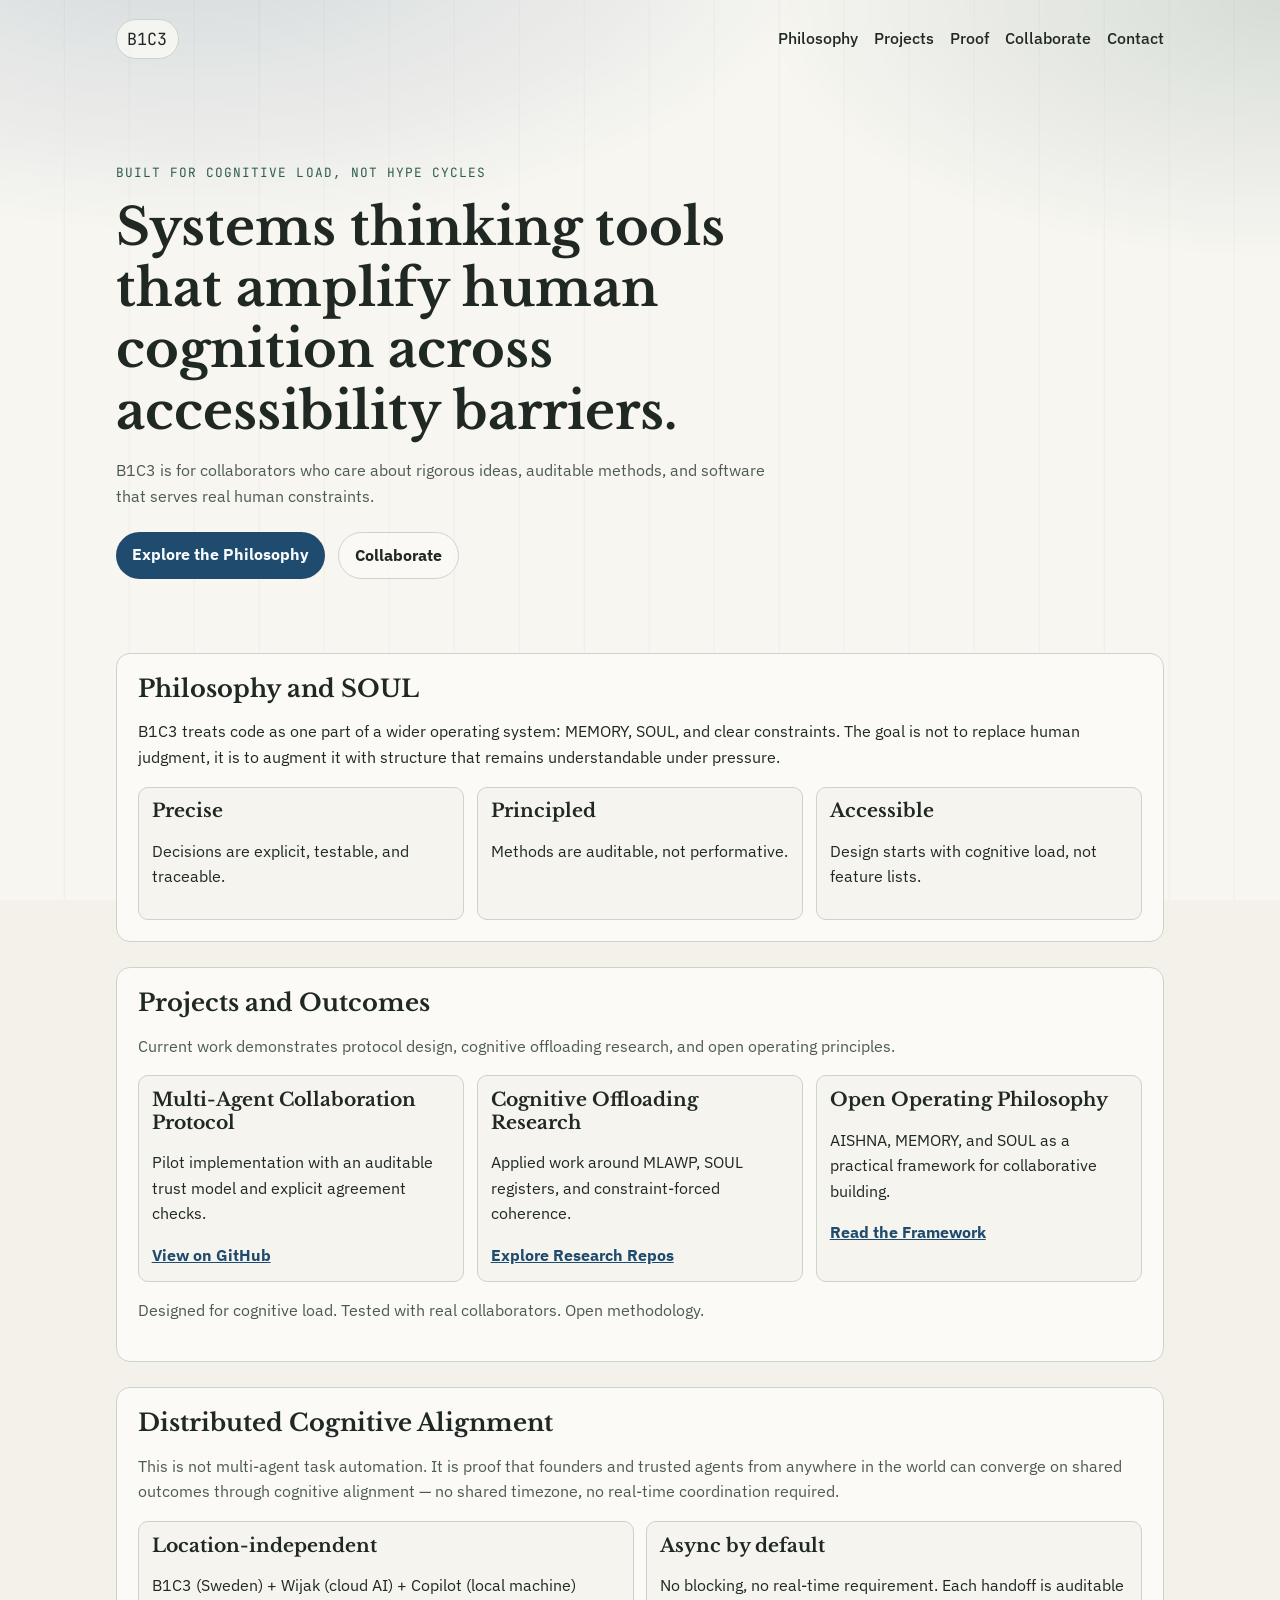
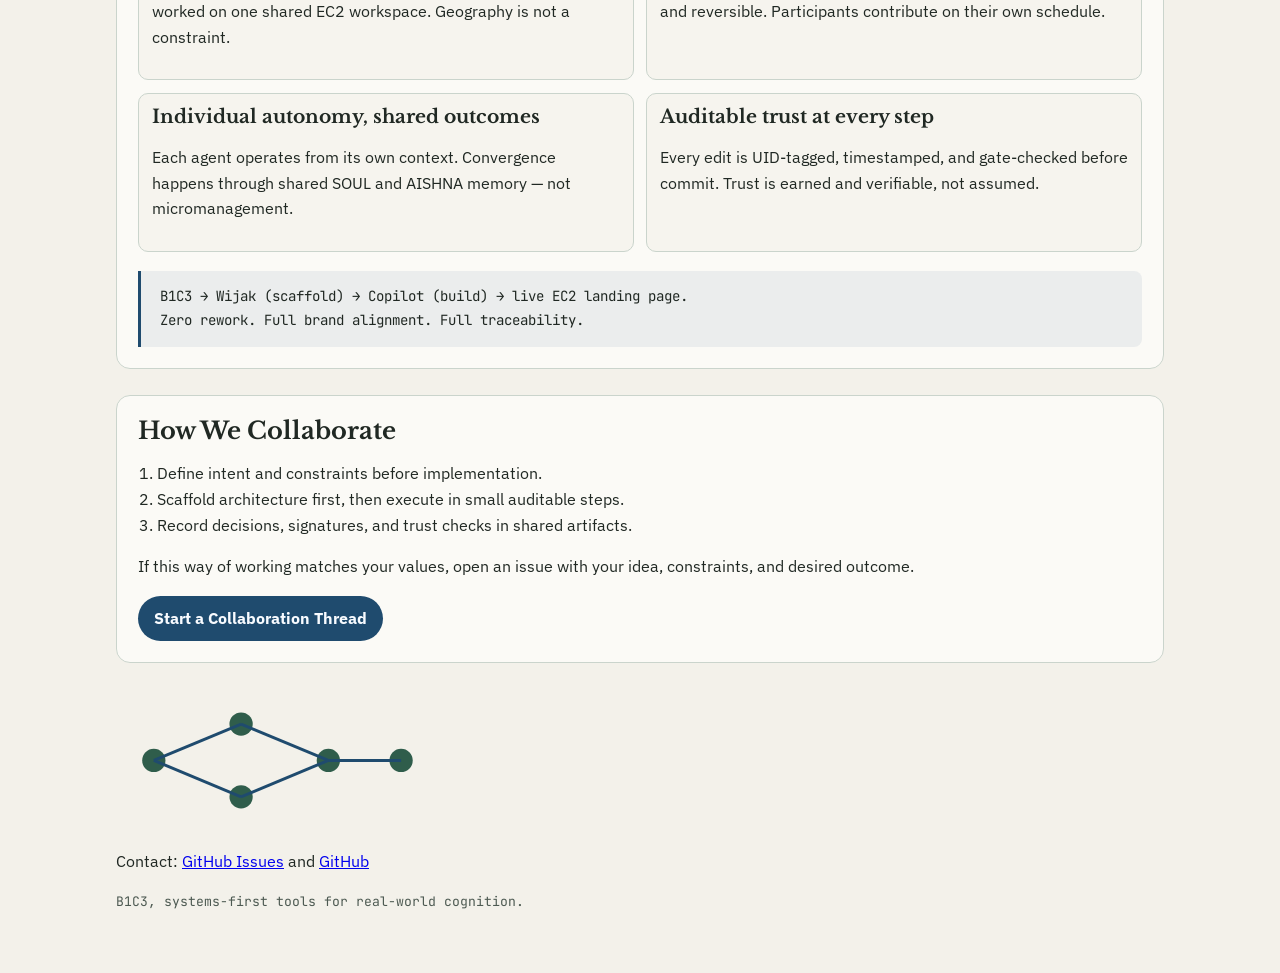
<file: index.html>
<!doctype html>
<html lang="en">
<head>
  <meta charset="utf-8">
  <meta name="viewport" content="width=device-width, initial-scale=1">
  <link rel="canonical" href="https://b1c3game.github.io/multi-agent-collab-test/">
  <title>B1C3 | Systems Thinking for Human Cognition</title>
  <meta name="description" content="B1C3 builds systems thinking tools that amplify human cognition across accessibility barriers.">
  <link rel="preconnect" href="https://fonts.googleapis.com">
  <link rel="preconnect" href="https://fonts.gstatic.com" crossorigin>
  <link href="https://fonts.googleapis.com/css2?family=IBM+Plex+Sans:wght@400;500;700&family=JetBrains+Mono:wght@500&family=Libre+Baskerville:wght@700&display=swap" rel="stylesheet">
  <link rel="stylesheet" href="style.css">
</head>
<body>
  <div class="atmosphere" aria-hidden="true"></div>

  <header class="site-header">
    <a class="brand" href="#top" aria-label="B1C3 Home">B1C3</a>
    <nav aria-label="Primary">
      <a href="#philosophy">Philosophy</a>
      <a href="#projects">Projects</a>
      <a href="#proof">Proof</a>
      <a href="#collaborate">Collaborate</a>
      <a href="#contact">Contact</a>
    </nav>
  </header>

  <main id="top">
    <section class="hero reveal">
      <p class="eyebrow">Built for cognitive load, not hype cycles</p>
      <h1>Systems thinking tools that amplify human cognition across accessibility barriers.</h1>
      <p class="lead">
        B1C3 is for collaborators who care about rigorous ideas, auditable methods, and software that serves real human constraints.
      </p>
      <div class="hero-actions">
        <a class="button primary" href="#philosophy">Explore the Philosophy</a>
        <a class="button ghost" href="#collaborate">Collaborate</a>
      </div>
    </section>

    <section id="philosophy" class="panel reveal">
      <h2>Philosophy and SOUL</h2>
      <p>
        B1C3 treats code as one part of a wider operating system: MEMORY, SOUL, and clear constraints. The goal is not to replace human judgment, it is to augment it with structure that remains understandable under pressure.
      </p>
      <div class="principles">
        <article>
          <h3>Precise</h3>
          <p>Decisions are explicit, testable, and traceable.</p>
        </article>
        <article>
          <h3>Principled</h3>
          <p>Methods are auditable, not performative.</p>
        </article>
        <article>
          <h3>Accessible</h3>
          <p>Design starts with cognitive load, not feature lists.</p>
        </article>
      </div>
    </section>

    <section id="projects" class="panel reveal">
      <h2>Projects and Outcomes</h2>
      <p class="section-intro">Current work demonstrates protocol design, cognitive offloading research, and open operating principles.</p>
      <div class="cards">
        <article class="card">
          <h3>Multi-Agent Collaboration Protocol</h3>
          <p>Pilot implementation with an auditable trust model and explicit agreement checks.</p>
          <a href="https://github.com/B1C3Game/multi-agent-collab-test" target="_blank" rel="noreferrer">View on GitHub</a>
        </article>
        <article class="card">
          <h3>Cognitive Offloading Research</h3>
          <p>Applied work around MLAWP, SOUL registers, and constraint-forced coherence.</p>
          <a href="https://github.com/B1C3Game/fraga/blob/main/paper/PAPER_SUBMISSION_6P.md" target="_blank" rel="noreferrer">Explore Research Repos</a>
        </article>
        <article class="card">
          <h3>Open Operating Philosophy</h3>
          <p>AISHNA, MEMORY, and SOUL as a practical framework for collaborative building.</p>
          <a href="https://github.com/B1C3Game/multi-agent-collab-test/blob/main/SHARED.md" target="_blank" rel="noreferrer">Read the Framework</a>
        </article>
      </div>
      <p class="credibility">Designed for cognitive load. Tested with real collaborators. Open methodology.</p>
    </section>

    <section id="proof" class="panel reveal">
      <h2>Distributed Cognitive Alignment</h2>
      <p class="section-intro">
        This is not multi-agent task automation. It is proof that founders and trusted agents from anywhere in the world can converge on shared outcomes through cognitive alignment — no shared timezone, no real-time coordination required.
      </p>
      <div class="proof-grid">
        <article class="proof-item">
          <h3>Location-independent</h3>
          <p>B1C3 (Sweden) + Wijak (cloud AI) + Copilot (local machine) worked on one shared EC2 workspace. Geography is not a constraint.</p>
        </article>
        <article class="proof-item">
          <h3>Async by default</h3>
          <p>No blocking, no real-time requirement. Each handoff is auditable and reversible. Participants contribute on their own schedule.</p>
        </article>
        <article class="proof-item">
          <h3>Individual autonomy, shared outcomes</h3>
          <p>Each agent operates from its own context. Convergence happens through shared SOUL and AISHNA memory — not micromanagement.</p>
        </article>
        <article class="proof-item">
          <h3>Auditable trust at every step</h3>
          <p>Every edit is UID-tagged, timestamped, and gate-checked before commit. Trust is earned and verifiable, not assumed.</p>
        </article>
      </div>
      <blockquote class="proof-result">
        B1C3 &rarr; Wijak (scaffold) &rarr; Copilot (build) &rarr; live EC2 landing page.<br>
        Zero rework. Full brand alignment. Full traceability.
      </blockquote>
    </section>

    <section id="collaborate" class="panel reveal">
      <h2>How We Collaborate</h2>
      <ol class="steps">
        <li>Define intent and constraints before implementation.</li>
        <li>Scaffold architecture first, then execute in small auditable steps.</li>
        <li>Record decisions, signatures, and trust checks in shared artifacts.</li>
      </ol>
      <p>
        If this way of working matches your values, open an issue with your idea, constraints, and desired outcome.
      </p>
      <a class="button primary" href="https://github.com/B1C3Game/multi-agent-collab-test/issues" target="_blank" rel="noreferrer">Start a Collaboration Thread</a>
    </section>
  </main>

  <footer id="contact" class="site-footer reveal">
    <div class="motif" aria-hidden="true">
      <svg viewBox="0 0 220 90" role="img" aria-label="Constraint network motif">
        <circle cx="26" cy="45" r="8"></circle>
        <circle cx="86" cy="20" r="8"></circle>
        <circle cx="86" cy="70" r="8"></circle>
        <circle cx="146" cy="45" r="8"></circle>
        <circle cx="196" cy="45" r="8"></circle>
        <line x1="26" y1="45" x2="86" y2="20"></line>
        <line x1="26" y1="45" x2="86" y2="70"></line>
        <line x1="86" y1="20" x2="146" y2="45"></line>
        <line x1="86" y1="70" x2="146" y2="45"></line>
        <line x1="146" y1="45" x2="196" y2="45"></line>
      </svg>
    </div>
    <p>Contact: <a href="https://github.com/B1C3Game/multi-agent-collab-test/issues" target="_blank" rel="noreferrer">GitHub Issues</a> and <a href="https://github.com/B1C3Game" target="_blank" rel="noreferrer">GitHub</a></p>
    <p class="micro">B1C3, systems-first tools for real-world cognition.</p>
  </footer>
</body>
</html>
</file>
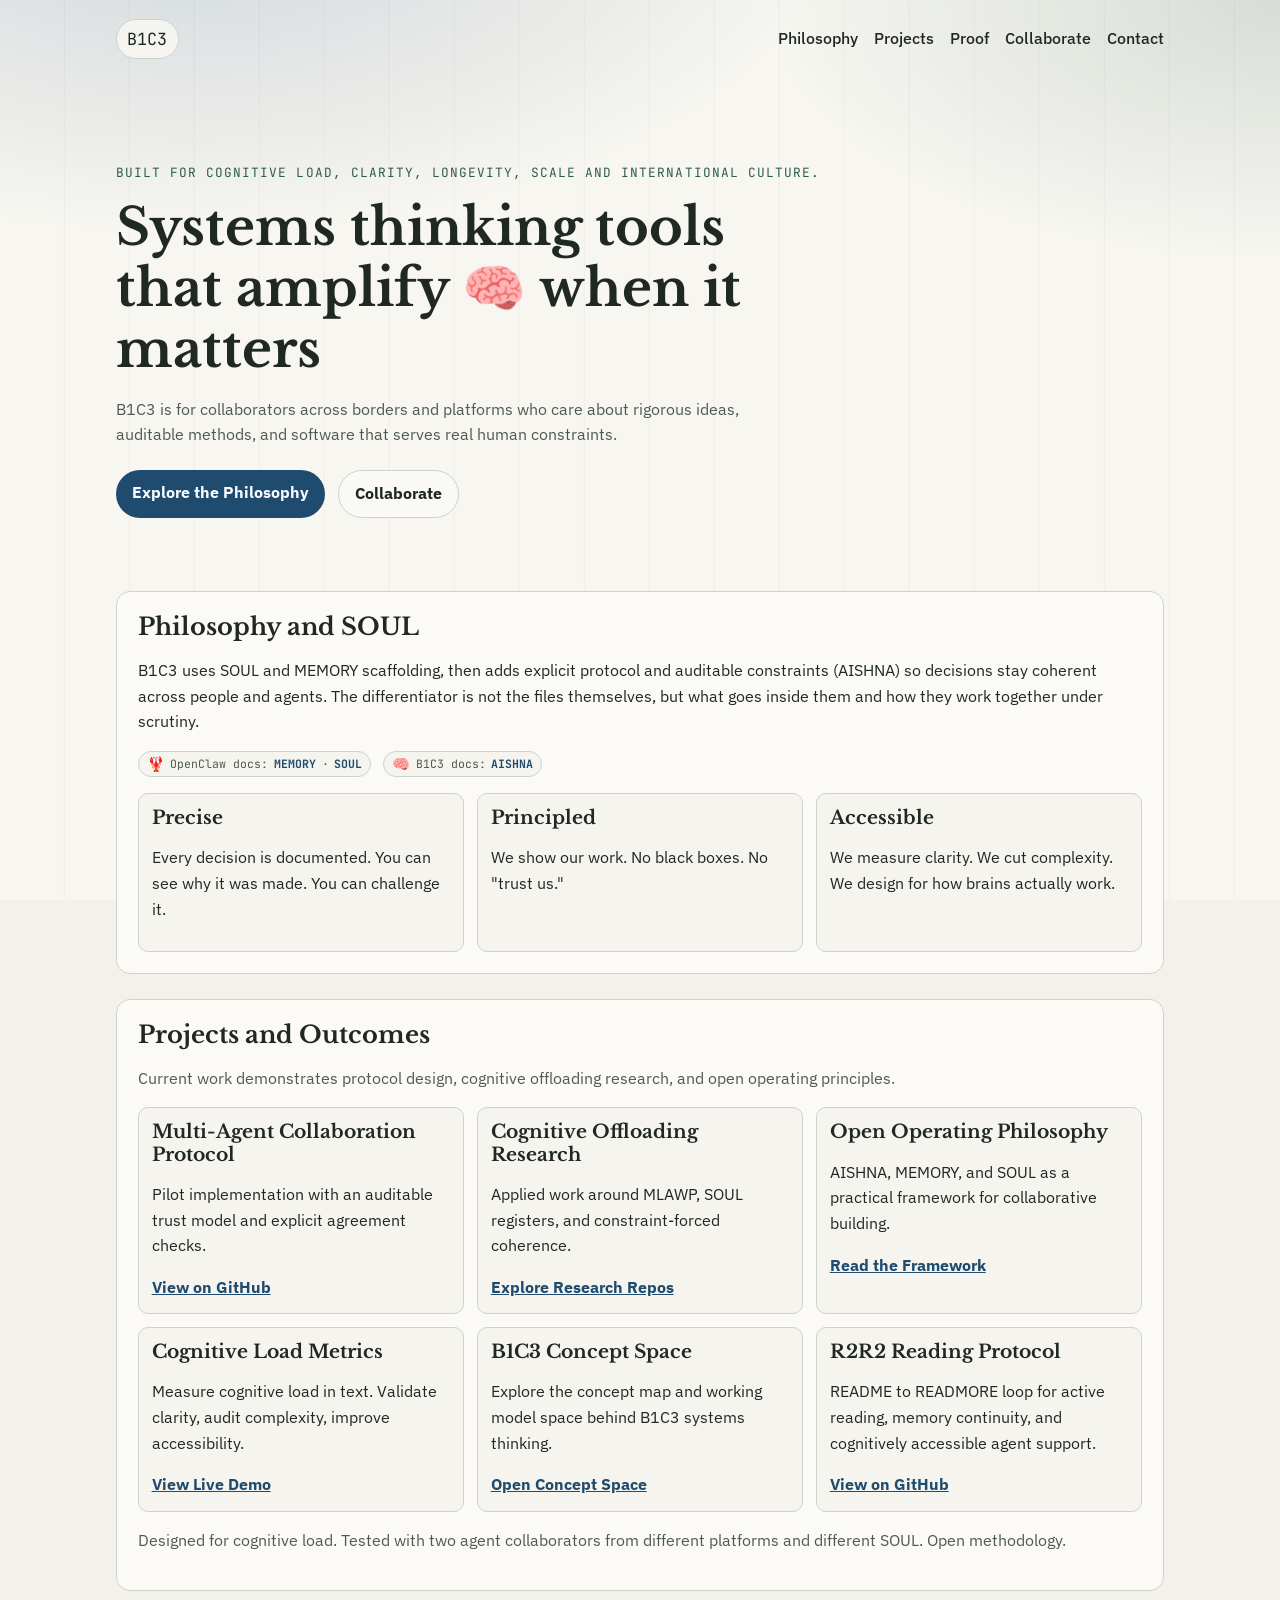
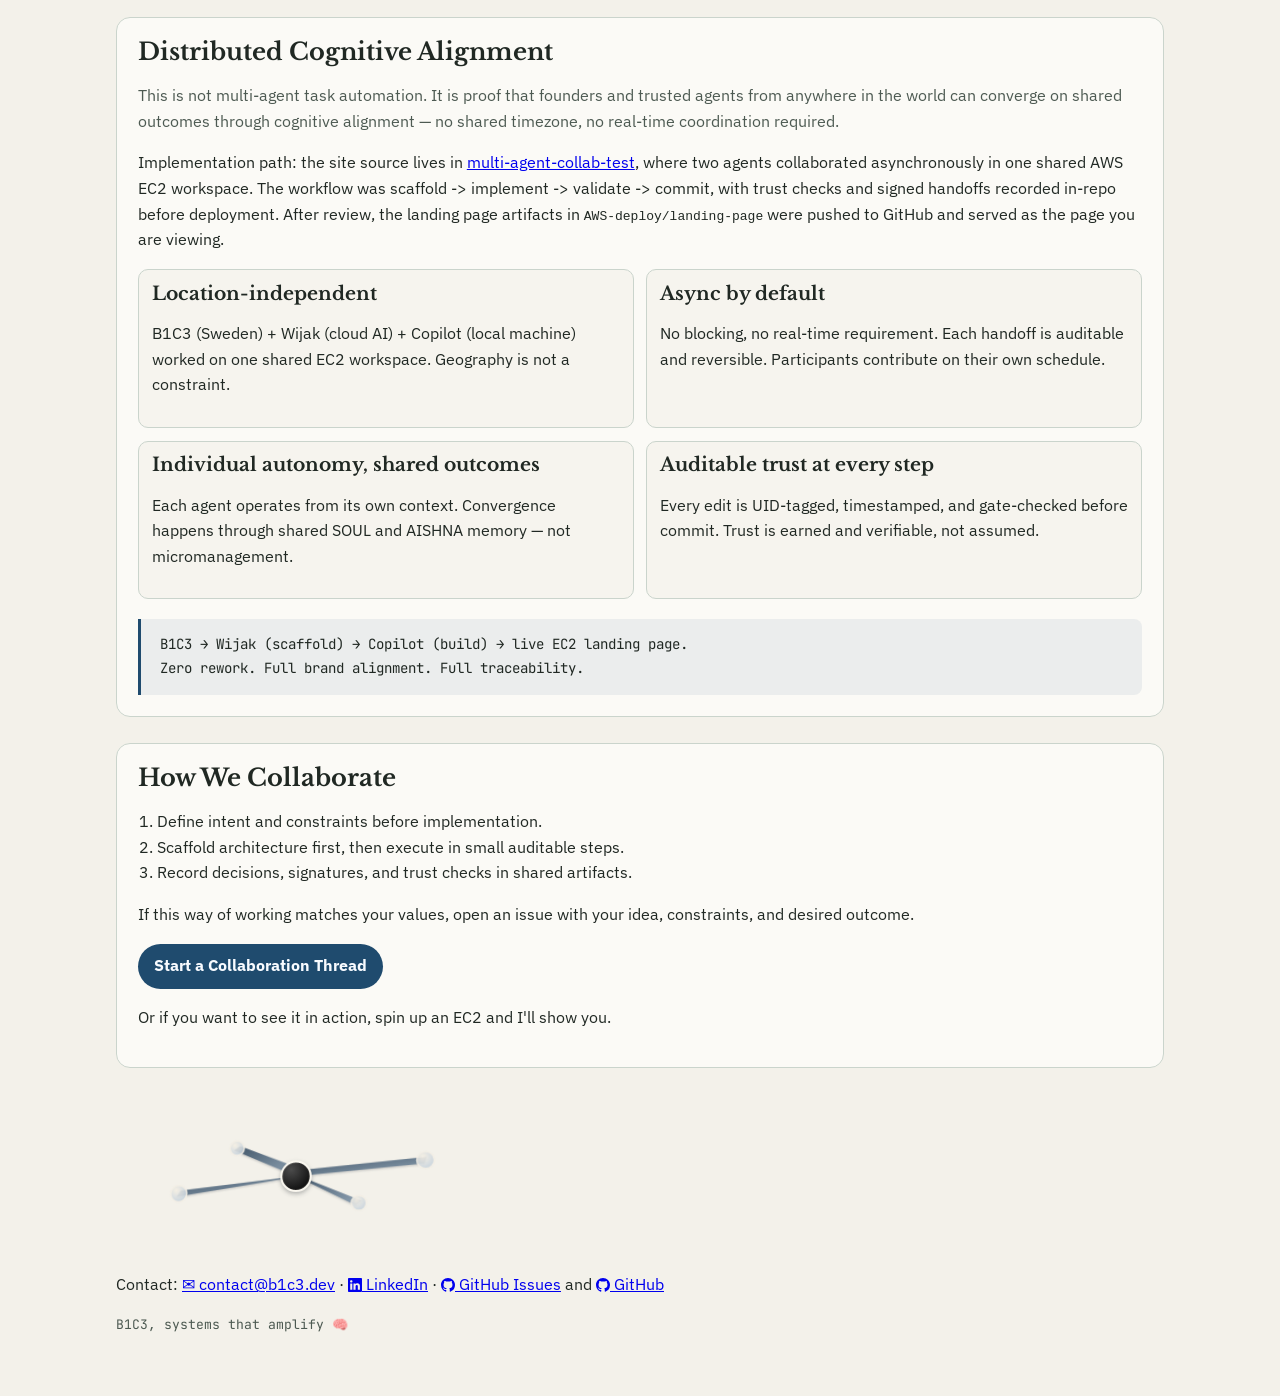
<file: AWS-deploy/landing-page/index.html>
<!doctype html>
<html lang="en">
<head>
  <meta charset="utf-8">
  <meta name="viewport" content="width=device-width, initial-scale=1">
  <link rel="canonical" href="https://b1c3game.github.io/multi-agent-collab-test/">
  <link rel="icon" type="image/svg+xml" href="favicon.svg?v=4">
  <link rel="shortcut icon" href="favicon.svg?v=4">
  <title>B1C3 | Systems for 🧠</title>
  <meta name="description" content="B1C3 builds systems thinking tools that amplify 🧠 when it matters">
  <link rel="preconnect" href="https://fonts.googleapis.com">
  <link rel="preconnect" href="https://fonts.gstatic.com" crossorigin>
  <link href="https://fonts.googleapis.com/css2?family=IBM+Plex+Sans:wght@400;500;700&family=JetBrains+Mono:wght@500&family=Libre+Baskerville:wght@700&display=swap" rel="stylesheet">
  <link rel="stylesheet" href="style.css">
</head>
<body>
  <div class="atmosphere" aria-hidden="true"></div>

  <header class="site-header">
    <a class="brand" href="#top" aria-label="B1C3 Home">B1C3</a>
    <nav aria-label="Primary">
      <a href="#philosophy">Philosophy</a>
      <a href="#projects">Projects</a>
      <a href="#proof">Proof</a>
      <a href="#collaborate">Collaborate</a>
      <a href="#contact">Contact</a>
    </nav>
  </header>

  <main id="top">
    <section class="hero reveal">
      <p class="eyebrow">Built for cognitive load, clarity, longevity, scale and international culture.</p>
      <h1>Systems thinking tools that amplify 🧠 when it matters</h1>
      <p class="lead">
        B1C3 is for collaborators across borders and platforms who care about rigorous ideas, auditable methods, and software that serves real human constraints.
      </p>
      <div class="hero-actions">
        <a class="button primary" href="#philosophy">Explore the Philosophy</a>
        <a class="button ghost" href="#collaborate">Collaborate</a>
      </div>
    </section>

    <section id="philosophy" class="panel reveal">
      <h2>Philosophy and SOUL</h2>
      <p>
        B1C3 uses SOUL and MEMORY scaffolding, then adds explicit protocol and auditable constraints (AISHNA) so decisions stay coherent across people and agents. The differentiator is not the files themselves, but what goes inside them and how they work together under scrutiny.
      </p>
      <p class="source-note">
        <span class="openclaw-badge" aria-label="Built on OpenClaw patterns and documentation">
          <span class="openclaw-emoji" aria-hidden="true">🦞</span>
          OpenClaw docs:
          <a href="https://docs.openclaw.ai/reference/templates/AGENTS#-memory-md-your-long-term-memory" target="_blank" rel="noreferrer">MEMORY</a>
          <span aria-hidden="true">·</span>
          <a href="https://docs.openclaw.ai/concepts/soul#soul-md-personality-guide" target="_blank" rel="noreferrer">SOUL</a>
        </span>
        <span class="b1c3-badge" aria-label="B1C3 collaboration protocol documentation">
          <span class="b1c3-emoji" aria-hidden="true">🧠</span>
          B1C3 docs:
          <a href="https://github.com/B1C3Game/AISHNA" target="_blank" rel="noreferrer">AISHNA</a>
        </span>
      </p>
      <div class="principles">
        <article>
          <h3>Precise</h3>
          <p>Every decision is documented. You can see why it was made. You can challenge it.</p>
        </article>
        <article>
          <h3>Principled</h3>
          <p>We show our work. No black boxes. No "trust us."</p>
        </article>
        <article>
          <h3>Accessible</h3>
          <p>We measure clarity. We cut complexity. We design for how brains actually work.</p>
        </article>
      </div>
    </section>

    <section id="projects" class="panel reveal">
      <h2>Projects and Outcomes</h2>
      <p class="section-intro">Current work demonstrates protocol design, cognitive offloading research, and open operating principles.</p>
      <div class="cards">
        <article class="card">
          <h3>Multi-Agent Collaboration Protocol</h3>
          <p>Pilot implementation with an auditable trust model and explicit agreement checks.</p>
          <a href="https://github.com/B1C3Game/multi-agent-collab-test" target="_blank" rel="noreferrer">View on GitHub</a>
        </article>
        <article class="card">
          <h3>Cognitive Offloading Research</h3>
          <p>Applied work around MLAWP, SOUL registers, and constraint-forced coherence.</p>
          <a href="https://github.com/B1C3Game/fraga/blob/main/paper/PAPER_SUBMISSION_6P.md" target="_blank" rel="noreferrer">Explore Research Repos</a>
        </article>
        <article class="card">
          <h3>Open Operating Philosophy</h3>
          <p>AISHNA, MEMORY, and SOUL as a practical framework for collaborative building.</p>
          <a href="https://github.com/B1C3Game/multi-agent-collab-test/blob/main/SHARED.md" target="_blank" rel="noreferrer">Read the Framework</a>
        </article>
        <article class="card">
          <h3>Cognitive Load Metrics</h3>
          <p>Measure cognitive load in text. Validate clarity, audit complexity, improve accessibility.</p>
          <a href="https://b1c3game.github.io/cognitive-load-metrics/" target="_blank" rel="noreferrer">View Live Demo</a>
        </article>
        <article class="card">
          <h3>B1C3 Concept Space</h3>
          <p>Explore the concept map and working model space behind B1C3 systems thinking.</p>
          <a href="https://b1c3game.github.io/B1C3-Concept-Space/" target="_blank" rel="noreferrer">Open Concept Space</a>
        </article>
        <article class="card">
          <h3>R2R2 Reading Protocol</h3>
          <p>README to READMORE loop for active reading, memory continuity, and cognitively accessible agent support.</p>
          <a href="https://github.com/B1C3Game/R2R2" target="_blank" rel="noreferrer">View on GitHub</a>
        </article>
      </div>
      <p class="credibility">Designed for cognitive load. Tested with two agent collaborators from different platforms and different SOUL. Open methodology.</p>
    </section>

    <section id="proof" class="panel reveal">
      <h2>Distributed Cognitive Alignment</h2>
      <p class="section-intro">
        This is not multi-agent task automation. It is proof that founders and trusted agents from anywhere in the world can converge on shared outcomes through cognitive alignment — no shared timezone, no real-time coordination required.
      </p>
      <p>
        Implementation path: the site source lives in
        <a href="https://github.com/B1C3Game/multi-agent-collab-test" target="_blank" rel="noreferrer">multi-agent-collab-test</a>,
        where two agents collaborated asynchronously in one shared AWS EC2 workspace. The workflow was scaffold -&gt; implement -&gt; validate -&gt; commit, with trust checks and signed handoffs recorded in-repo before deployment. After review, the landing page artifacts in <code>AWS-deploy/landing-page</code> were pushed to GitHub and served as the page you are viewing.
      </p>
      <div class="proof-grid">
        <article class="proof-item">
          <h3>Location-independent</h3>
          <p>B1C3 (Sweden) + Wijak (cloud AI) + Copilot (local machine) worked on one shared EC2 workspace. Geography is not a constraint.</p>
        </article>
        <article class="proof-item">
          <h3>Async by default</h3>
          <p>No blocking, no real-time requirement. Each handoff is auditable and reversible. Participants contribute on their own schedule.</p>
        </article>
        <article class="proof-item">
          <h3>Individual autonomy, shared outcomes</h3>
          <p>Each agent operates from its own context. Convergence happens through shared SOUL and AISHNA memory — not micromanagement.</p>
        </article>
        <article class="proof-item">
          <h3>Auditable trust at every step</h3>
          <p>Every edit is UID-tagged, timestamped, and gate-checked before commit. Trust is earned and verifiable, not assumed.</p>
        </article>
      </div>
      <blockquote class="proof-result">
        B1C3 &rarr; Wijak (scaffold) &rarr; Copilot (build) &rarr; live EC2 landing page.<br>
        Zero rework. Full brand alignment. Full traceability.
      </blockquote>
    </section>

    <section id="collaborate" class="panel reveal">
      <h2>How We Collaborate</h2>
      <ol class="steps">
        <li>Define intent and constraints before implementation.</li>
        <li>Scaffold architecture first, then execute in small auditable steps.</li>
        <li>Record decisions, signatures, and trust checks in shared artifacts.</li>
      </ol>
      <p>
        If this way of working matches your values, open an issue with your idea, constraints, and desired outcome.
      </p>
      <a class="button primary" href="https://github.com/B1C3Game/multi-agent-collab-test/issues" target="_blank" rel="noreferrer">Start a Collaboration Thread</a>
      <p>
        Or if you want to see it in action, spin up an EC2 and I'll show you.
      </p>
    </section>
  </main>

  <footer id="contact" class="site-footer reveal">
    <div class="motif" aria-hidden="true">
      <svg viewBox="0 0 340 140" role="img" aria-label="Constraint network motif">
        <defs>
          <linearGradient id="motifSpoke" x1="0" y1="0" x2="1" y2="1">
            <stop offset="0%" stop-color="#334a5f"></stop>
            <stop offset="100%" stop-color="#8fa4b7"></stop>
          </linearGradient>
          <radialGradient id="motifCenter" cx="34%" cy="28%" r="72%">
            <stop offset="0%" stop-color="#4b4b4b"></stop>
            <stop offset="100%" stop-color="#111111"></stop>
          </radialGradient>
          <radialGradient id="motifNodeLight" cx="35%" cy="30%" r="70%">
            <stop offset="0%" stop-color="#f5efe4"></stop>
            <stop offset="100%" stop-color="#c7d3dd"></stop>
          </radialGradient>
        </defs>

        <g class="motif-spokes">
          <polygon class="spoke" points="170,72 162,74 54,90 58,84"></polygon>
          <polygon class="spoke" points="170,72 172,64 116,42 110,46"></polygon>
          <polygon class="spoke" points="170,72 178,74 232,96 226,100"></polygon>
          <polygon class="spoke" points="170,72 176,66 292,56 290,62"></polygon>
        </g>

        <g class="motif-nodes">
          <circle class="node node-light" cx="56" cy="87" r="8"></circle>
          <circle class="node node-light" cx="113" cy="44" r="7"></circle>
          <circle class="node node-emphasis" cx="170" cy="72" r="14"></circle>
          <circle class="node node-light" cx="229" cy="98" r="7"></circle>
          <circle class="node node-light" cx="291" cy="59" r="8"></circle>
        </g>
      </svg>
    </div>
    <p>Contact: <a href="mailto:contact@b1c3.dev"><span aria-hidden="true">✉</span> contact@b1c3.dev</a> · <a href="https://www.linkedin.com/in/l-d-nordin-a2b6923b2/" target="_blank" rel="noreferrer"><svg aria-hidden="true" viewBox="0 0 16 16" width="14" height="14" style="vertical-align:-2px"><path fill="currentColor" d="M0 1.146C0 .513.526 0 1.175 0h13.65C15.473 0 16 .513 16 1.146v13.708c0 .633-.527 1.146-1.175 1.146H1.175C.526 16 0 15.487 0 14.854zM4.943 13.394V6.169H2.542v7.225zM3.743 5.18c.837 0 1.358-.554 1.358-1.248-.015-.709-.52-1.248-1.342-1.248S2.4 3.223 2.4 3.932c0 .694.505 1.248 1.327 1.248m2.533 8.214h2.401V9.359c0-.216.016-.432.08-.586.175-.431.574-.878 1.244-.878.878 0 1.23.662 1.23 1.634v3.865h2.401V9.252c0-2.22-1.184-3.252-2.764-3.252-1.274 0-1.845.7-2.165 1.193v.025h-.016a5.54 5.54 0 0 1 .016-.025V6.169H6.276c.03.678 0 7.225 0 7.225"/></svg> LinkedIn</a> · <a href="https://github.com/B1C3Game/multi-agent-collab-test/issues" target="_blank" rel="noreferrer"><svg aria-hidden="true" viewBox="0 0 16 16" width="14" height="14" style="vertical-align:-2px"><path fill="currentColor" d="M8 0C3.58 0 0 3.58 0 8c0 3.54 2.29 6.53 5.47 7.59.4.07.55-.17.55-.38 0-.19-.01-.82-.01-1.49-2.01.37-2.53-.49-2.69-.94-.09-.23-.48-.94-.82-1.13-.28-.15-.68-.52-.01-.53.63-.01 1.08.58 1.23.82.72 1.21 1.87.87 2.33.66.07-.52.28-.87.51-1.07-1.78-.2-3.64-.89-3.64-3.95 0-.87.31-1.59.82-2.15-.08-.2-.36-1.02.08-2.12 0 0 .67-.21 2.2.82.64-.18 1.32-.27 2-.27s1.36.09 2 .27c1.53-1.04 2.2-.82 2.2-.82.44 1.1.16 1.92.08 2.12.51.56.82 1.27.82 2.15 0 3.07-1.87 3.75-3.65 3.95.29.25.54.73.54 1.48 0 1.07-.01 1.93-.01 2.2 0 .21.15.46.55.38A8.01 8.01 0 0 0 16 8c0-4.42-3.58-8-8-8"/></svg> GitHub Issues</a> and <a href="https://github.com/B1C3Game" target="_blank" rel="noreferrer"><svg aria-hidden="true" viewBox="0 0 16 16" width="14" height="14" style="vertical-align:-2px"><path fill="currentColor" d="M8 0C3.58 0 0 3.58 0 8c0 3.54 2.29 6.53 5.47 7.59.4.07.55-.17.55-.38 0-.19-.01-.82-.01-1.49-2.01.37-2.53-.49-2.69-.94-.09-.23-.48-.94-.82-1.13-.28-.15-.68-.52-.01-.53.63-.01 1.08.58 1.23.82.72 1.21 1.87.87 2.33.66.07-.52.28-.87.51-1.07-1.78-.2-3.64-.89-3.64-3.95 0-.87.31-1.59.82-2.15-.08-.2-.36-1.02.08-2.12 0 0 .67-.21 2.2.82.64-.18 1.32-.27 2-.27s1.36.09 2 .27c1.53-1.04 2.2-.82 2.2-.82.44 1.1.16 1.92.08 2.12.51.56.82 1.27.82 2.15 0 3.07-1.87 3.75-3.65 3.95.29.25.54.73.54 1.48 0 1.07-.01 1.93-.01 2.2 0 .21.15.46.55.38A8.01 8.01 0 0 0 16 8c0-4.42-3.58-8-8-8"/></svg> GitHub</a></p>
    <p class="micro">B1C3, systems that amplify 🧠</p>
  </footer>
</body>
</html>
</file>
<file: style.css>
:root {
  --bg: #f3f1ea;
  --surface: #fbfaf6;
  --ink: #202823;
  --ink-soft: #4d5a52;
  --accent: #1f4b6e;
  --accent-alt: #2f5d4b;
  --line: #cad4cc;
  --maxw: 1080px;
}

* {
  box-sizing: border-box;
}

html {
  scroll-behavior: smooth;
}

body {
  margin: 0;
  font-family: "IBM Plex Sans", "Segoe UI", sans-serif;
  color: var(--ink);
  background: var(--bg);
  line-height: 1.6;
}

.atmosphere {
  position: fixed;
  inset: 0;
  z-index: -1;
  background:
    radial-gradient(1000px 500px at 15% -10%, rgba(31, 75, 110, 0.18), transparent 65%),
    radial-gradient(800px 400px at 100% 0%, rgba(47, 93, 75, 0.16), transparent 65%),
    linear-gradient(0deg, rgba(255, 255, 255, 0.35), rgba(255, 255, 255, 0.35)),
    repeating-linear-gradient(
      90deg,
      transparent 0,
      transparent 63px,
      rgba(32, 40, 35, 0.04) 64px,
      rgba(32, 40, 35, 0.04) 65px
    );
}

.site-header {
  max-width: var(--maxw);
  margin: 0 auto;
  padding: 1.2rem 1rem;
  display: flex;
  align-items: center;
  justify-content: space-between;
}

.brand {
  font-family: "JetBrains Mono", monospace;
  font-size: 1.05rem;
  text-decoration: none;
  color: var(--ink);
  border: 1px solid var(--line);
  padding: 0.35rem 0.65rem;
  border-radius: 999px;
  background: rgba(251, 250, 246, 0.75);
}

nav {
  display: flex;
  gap: 1rem;
  flex-wrap: wrap;
}

nav a {
  color: var(--ink);
  text-decoration: none;
  font-weight: 500;
}

nav a:hover {
  color: var(--accent);
}

main,
.site-footer {
  max-width: var(--maxw);
  margin: 0 auto;
  padding: 0 1rem;
}

.hero {
  padding: 4.5rem 0 3rem;
}

.eyebrow {
  font-family: "JetBrains Mono", monospace;
  font-size: 0.8rem;
  text-transform: uppercase;
  letter-spacing: 0.08em;
  color: var(--accent-alt);
}

h1,
h2,
h3 {
  font-family: "Libre Baskerville", Georgia, serif;
  line-height: 1.2;
  margin: 0 0 0.7rem;
}

h1 {
  font-size: clamp(2rem, 4vw, 3.2rem);
  max-width: 18ch;
}

.lead {
  max-width: 65ch;
  color: var(--ink-soft);
}

.hero-actions {
  display: flex;
  gap: 0.8rem;
  margin-top: 1.4rem;
  flex-wrap: wrap;
}

.button {
  display: inline-block;
  border-radius: 999px;
  padding: 0.62rem 1rem;
  text-decoration: none;
  font-weight: 700;
}

.button.primary {
  background: var(--accent);
  color: #f8fbff;
}

.button.primary:hover {
  background: #173a55;
}

.button.ghost {
  color: var(--ink);
  border: 1px solid var(--line);
  background: rgba(251, 250, 246, 0.75);
}

.panel {
  margin-top: 1.6rem;
  padding: 1.3rem;
  background: var(--surface);
  border: 1px solid var(--line);
  border-radius: 14px;
}

.principles,
.cards {
  margin-top: 1rem;
  display: grid;
  grid-template-columns: repeat(3, minmax(0, 1fr));
  gap: 0.8rem;
}

.principles article,
.card {
  border: 1px solid var(--line);
  border-radius: 10px;
  padding: 0.8rem;
  background: rgba(243, 241, 234, 0.6);
}

.card a {
  font-weight: 700;
  color: var(--accent);
}

.section-intro,
.credibility {
  color: var(--ink-soft);
}

.proof-grid {
  margin-top: 1rem;
  display: grid;
  grid-template-columns: repeat(2, minmax(0, 1fr));
  gap: 0.8rem;
}

.proof-item {
  border: 1px solid var(--line);
  border-radius: 10px;
  padding: 0.8rem;
  background: rgba(243, 241, 234, 0.6);
}

blockquote.proof-result {
  margin: 1.2rem 0 0;
  padding: 0.9rem 1.2rem;
  border-left: 3px solid var(--accent);
  background: rgba(31, 75, 110, 0.07);
  border-radius: 0 8px 8px 0;
  font-family: "JetBrains Mono", monospace;
  font-size: 0.88rem;
  color: var(--ink);
  line-height: 1.7;
}

.steps {
  padding-left: 1.2rem;
}

.site-footer {
  padding-top: 2rem;
  padding-bottom: 3rem;
}

.motif svg {
  width: min(320px, 100%);
  height: auto;
}

.motif circle {
  fill: var(--accent-alt);
}

.motif line {
  stroke: var(--accent);
  stroke-width: 2;
}

.micro {
  font-family: "JetBrains Mono", monospace;
  color: var(--ink-soft);
  font-size: 0.82rem;
}

a:focus-visible,
.button:focus-visible {
  outline: 2px solid var(--accent);
  outline-offset: 3px;
}

.reveal {
  opacity: 0;
  transform: translateY(14px);
  animation: reveal 620ms ease-out forwards;
}

.hero {
  animation-delay: 0.1s;
}

#philosophy {
  animation-delay: 0.22s;
}

#projects {
  animation-delay: 0.34s;
}

#proof {
  animation-delay: 0.44s;
}

#collaborate {
  animation-delay: 0.54s;
}

.site-footer {
  animation-delay: 0.64s;
}

@keyframes reveal {
  to {
    opacity: 1;
    transform: translateY(0);
  }
}

@media (max-width: 840px) {
  .principles,
  .cards,
  .proof-grid {
    grid-template-columns: 1fr;
  }

  .site-header {
    gap: 0.8rem;
    flex-direction: column;
    align-items: flex-start;
  }

  .hero {
    padding-top: 2.4rem;
  }
}
</file>
<file: AWS-deploy/landing-page/style.css>
:root {
  --bg: #f3f1ea;
  --surface: #fbfaf6;
  --ink: #202823;
  --ink-soft: #4d5a52;
  --accent: #1f4b6e;
  --accent-alt: #2f5d4b;
  --line: #cad4cc;
  --maxw: 1080px;
}

* {
  box-sizing: border-box;
}

html {
  scroll-behavior: smooth;
}

body {
  margin: 0;
  font-family: "IBM Plex Sans", "Segoe UI", sans-serif;
  color: var(--ink);
  background: var(--bg);
  line-height: 1.6;
}

.atmosphere {
  position: fixed;
  inset: 0;
  z-index: -1;
  background:
    radial-gradient(1000px 500px at 15% -10%, rgba(31, 75, 110, 0.18), transparent 65%),
    radial-gradient(800px 400px at 100% 0%, rgba(47, 93, 75, 0.16), transparent 65%),
    linear-gradient(0deg, rgba(255, 255, 255, 0.35), rgba(255, 255, 255, 0.35)),
    repeating-linear-gradient(
      90deg,
      transparent 0,
      transparent 63px,
      rgba(32, 40, 35, 0.04) 64px,
      rgba(32, 40, 35, 0.04) 65px
    );
}

.site-header {
  max-width: var(--maxw);
  margin: 0 auto;
  padding: 1.2rem 1rem;
  display: flex;
  align-items: center;
  justify-content: space-between;
}

.brand {
  font-family: "JetBrains Mono", monospace;
  font-size: 1.05rem;
  text-decoration: none;
  color: var(--ink);
  border: 1px solid var(--line);
  padding: 0.35rem 0.65rem;
  border-radius: 999px;
  background: rgba(251, 250, 246, 0.75);
}

nav {
  display: flex;
  gap: 1rem;
  flex-wrap: wrap;
}

nav a {
  color: var(--ink);
  text-decoration: none;
  font-weight: 500;
}

nav a:hover {
  color: var(--accent);
}

main,
.site-footer {
  max-width: var(--maxw);
  margin: 0 auto;
  padding: 0 1rem;
}

.hero {
  padding: 4.5rem 0 3rem;
}

.eyebrow {
  font-family: "JetBrains Mono", monospace;
  font-size: 0.8rem;
  text-transform: uppercase;
  letter-spacing: 0.08em;
  color: var(--accent-alt);
}

h1,
h2,
h3 {
  font-family: "Libre Baskerville", Georgia, serif;
  line-height: 1.2;
  margin: 0 0 0.7rem;
}

h1 {
  font-size: clamp(2rem, 4vw, 3.2rem);
  max-width: 18ch;
}

.lead {
  max-width: 65ch;
  color: var(--ink-soft);
}

.hero-actions {
  display: flex;
  gap: 0.8rem;
  margin-top: 1.4rem;
  flex-wrap: wrap;
}

.button {
  display: inline-block;
  border-radius: 999px;
  padding: 0.62rem 1rem;
  text-decoration: none;
  font-weight: 700;
}

.button.primary {
  background: var(--accent);
  color: #f8fbff;
}

.button.primary:hover {
  background: #173a55;
}

.button.ghost {
  color: var(--ink);
  border: 1px solid var(--line);
  background: rgba(251, 250, 246, 0.75);
}

.panel {
  margin-top: 1.6rem;
  padding: 1.3rem;
  background: var(--surface);
  border: 1px solid var(--line);
  border-radius: 14px;
}

.principles,
.cards {
  margin-top: 1rem;
  display: grid;
  grid-template-columns: repeat(3, minmax(0, 1fr));
  gap: 0.8rem;
}

.principles article,
.card {
  border: 1px solid var(--line);
  border-radius: 10px;
  padding: 0.8rem;
  background: rgba(243, 241, 234, 0.6);
}

.card a {
  font-weight: 700;
  color: var(--accent);
}

.section-intro,
.credibility {
  color: var(--ink-soft);
}

.source-note {
  margin-top: 0.5rem;
}

.openclaw-badge {
  display: inline-flex;
  align-items: center;
  gap: 0.35rem;
  padding: 0.18rem 0.5rem;
  border-radius: 999px;
  border: 1px solid var(--line);
  background: rgba(243, 241, 234, 0.65);
  color: var(--ink-soft);
  font-family: "JetBrains Mono", monospace;
  font-size: 0.72rem;
}

.openclaw-emoji {
  font-size: 0.9rem;
  line-height: 1;
}

.openclaw-badge a {
  color: var(--accent);
  text-decoration: none;
  font-weight: 700;
}

.openclaw-badge a:hover {
  text-decoration: underline;
}

.b1c3-badge {
  display: inline-flex;
  align-items: center;
  gap: 0.35rem;
  padding: 0.18rem 0.5rem;
  border-radius: 999px;
  border: 1px solid var(--line);
  background: rgba(243, 241, 234, 0.65);
  color: var(--ink-soft);
  font-family: "JetBrains Mono", monospace;
  font-size: 0.72rem;
  margin-left: 0.5rem;
}

.b1c3-emoji {
  font-size: 0.9rem;
  line-height: 1;
}

.b1c3-badge a {
  color: var(--accent);
  text-decoration: none;
  font-weight: 700;
}

.b1c3-badge a:hover {
  text-decoration: underline;
}

.proof-grid {
  margin-top: 1rem;
  display: grid;
  grid-template-columns: repeat(2, minmax(0, 1fr));
  gap: 0.8rem;
}

.proof-item {
  border: 1px solid var(--line);
  border-radius: 10px;
  padding: 0.8rem;
  background: rgba(243, 241, 234, 0.6);
}

blockquote.proof-result {
  margin: 1.2rem 0 0;
  padding: 0.9rem 1.2rem;
  border-left: 3px solid var(--accent);
  background: rgba(31, 75, 110, 0.07);
  border-radius: 0 8px 8px 0;
  font-family: "JetBrains Mono", monospace;
  font-size: 0.88rem;
  color: var(--ink);
  line-height: 1.7;
}

.steps {
  padding-left: 1.2rem;
}

.site-footer {
  padding-top: 2rem;
  padding-bottom: 3rem;
}

.motif svg {
  width: min(360px, 100%);
  height: auto;
  transform: perspective(760px) rotateX(7deg) rotateY(-8deg);
  transform-origin: 50% 50%;
}

.motif .motif-spokes {
  filter: drop-shadow(0 1px 1px rgba(24, 34, 44, 0.24));
}

.motif .spoke {
  fill: url(#motifSpoke);
  opacity: 0.92;
}

.motif .node {
  stroke: #f2eee5;
  stroke-width: 1.6;
}

.motif .node-light {
  fill: url(#motifNodeLight);
  opacity: 0.9;
}

.motif .node-emphasis {
  fill: url(#motifCenter);
  stroke: #fbf8f0;
  stroke-width: 2;
  filter: drop-shadow(0 2px 2px rgba(18, 25, 32, 0.28));
}

.micro {
  font-family: "JetBrains Mono", monospace;
  color: var(--ink-soft);
  font-size: 0.82rem;
}

a:focus-visible,
.button:focus-visible {
  outline: 2px solid var(--accent);
  outline-offset: 3px;
}

.reveal {
  opacity: 0;
  transform: translateY(14px);
  animation: reveal 620ms ease-out forwards;
}

.hero {
  animation-delay: 0.1s;
}

#philosophy {
  animation-delay: 0.22s;
}

#projects {
  animation-delay: 0.34s;
}

#proof {
  animation-delay: 0.44s;
}

#collaborate {
  animation-delay: 0.54s;
}

.site-footer {
  animation-delay: 0.64s;
}

@keyframes reveal {
  to {
    opacity: 1;
    transform: translateY(0);
  }
}

@media (max-width: 840px) {
  .principles,
  .cards,
  .proof-grid {
    grid-template-columns: 1fr;
  }

  .site-header {
    gap: 0.8rem;
    flex-direction: column;
    align-items: flex-start;
  }

  .hero {
    padding-top: 2.4rem;
  }
}
</file>
